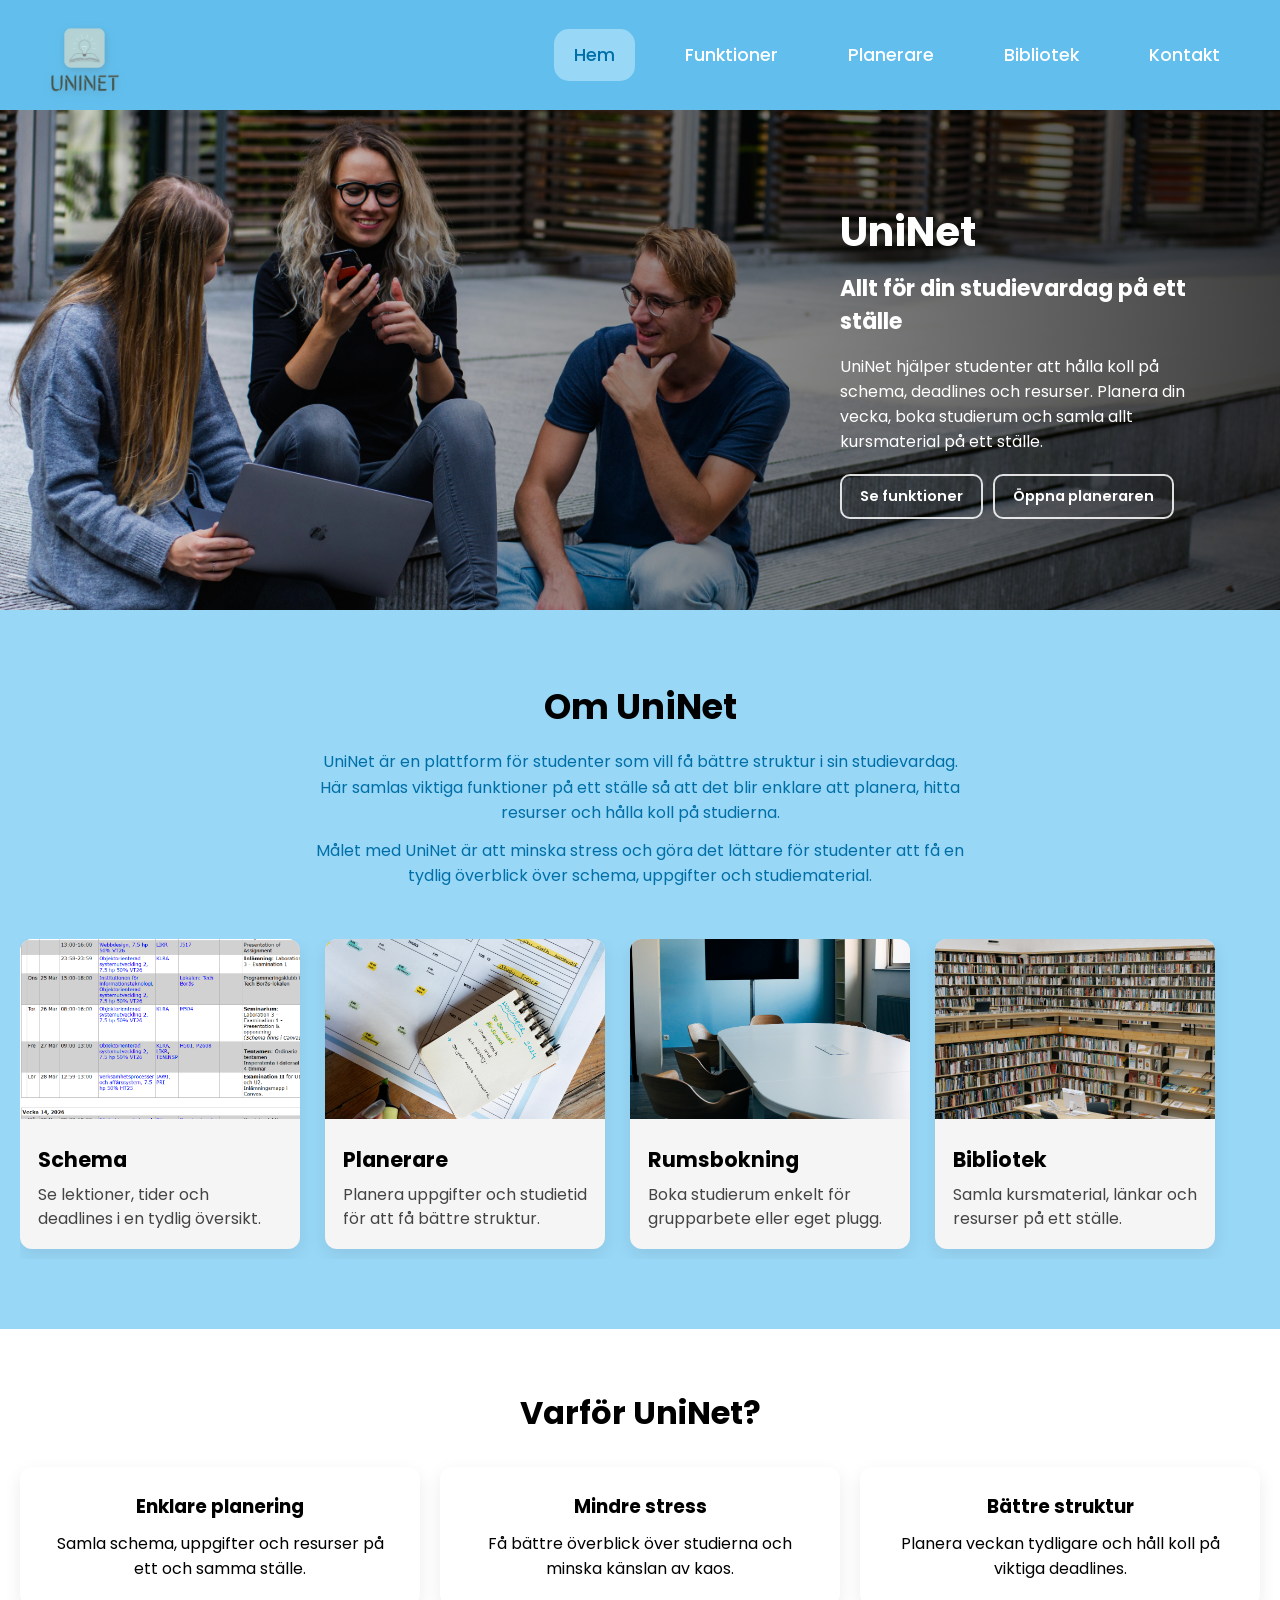
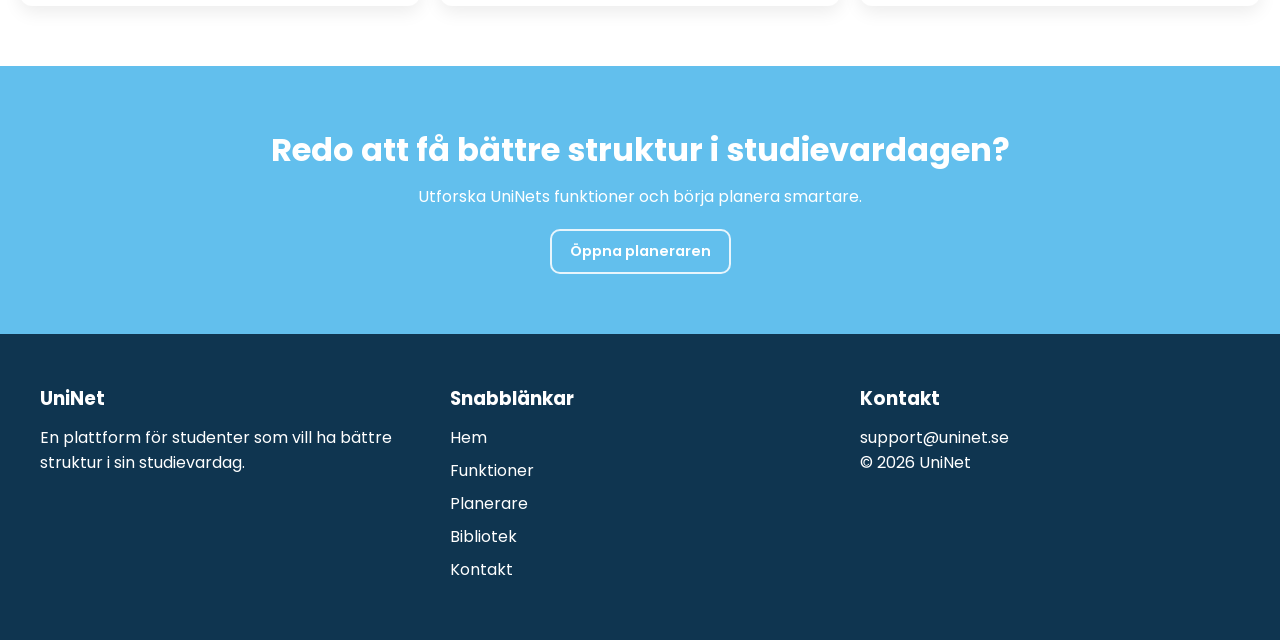
<file: UninetWeb/wwwroot/index.html>
<!doctype html>
<html lang="sv">
<head>
  <meta charset="utf-8">
  <meta name="viewport" content="width=device-width, initial-scale=1">
  <title>UniNet | Hem</title>

  <link rel="stylesheet" href="css/style.css">
  <link rel="icon" type="image/png" href="images/Logo.png">
  <script defer src="js/main.js"></script>
</head>
<body>

  <div class="menu-overlay" id="menuOverlay"></div>

  <!-- Header/Navbar -->
  <header>
    <nav class="navbar section-content">
      <a href="index.html" class="nav-logo">
        <img src="images/Logo.png" alt="UniNet logga" class="logo-img">
      </a>

      <button class="menu-toggle" type="button" aria-label="Öppna meny" aria-expanded="false">
        Meny ☰
      </button>

      <ul class="nav-menu" id="navMenu">
        <li class="nav-item">
          <a href="index.html" class="nav-link">Hem</a>
        </li>
        <li class="nav-item">
          <a href="features.html" class="nav-link">Funktioner</a>
        </li>
        <li class="nav-item">
          <a href="planner.html" class="nav-link">Planerare</a>
        </li>
        <li class="nav-item">
          <a href="library.html" class="nav-link">Bibliotek</a>
        </li>
        <li class="nav-item">
          <a href="contact.html" class="nav-link">Kontakt</a>
        </li>
      </ul>
    </nav>
  </header>

  <main>
    <section class="hero-section">
      <div class="hero-details">
        <h1 class="title">UniNet</h1>
        <h2 class="subtitle">Allt för din studievardag på ett ställe</h2>

        <p>
          UniNet hjälper studenter att hålla koll på schema, deadlines och resurser.
          Planera din vecka, boka studierum och samla allt kursmaterial på ett ställe.
        </p>

        <div class="buttons">
          <a href="features.html" class="hero-btn hero-btn-outline">Se funktioner</a>
          <a href="planner.html" class="hero-btn hero-btn-outline">Öppna planeraren</a>
        </div>
      </div>
    </section>

    <!-- Om UniNet -->
    <section class="about-section section-content">
      <div class="about-text">
        <h2>Om UniNet</h2>
        <p>
          UniNet är en plattform för studenter som vill få bättre struktur i sin
          studievardag. Här samlas viktiga funktioner på ett ställe så att det blir
          enklare att planera, hitta resurser och hålla koll på studierna.
        </p>

        <p>
          Målet med UniNet är att minska stress och göra det lättare för studenter
          att få en tydlig överblick över schema, uppgifter och studiematerial.
        </p>
      </div>

      <div class="features-scroll">
        <article class="feature-card">
          <img src="images/schema.png" alt="Schema i UniNet" class="feature-img">
          <h3>Schema</h3>
          <p>Se lektioner, tider och deadlines i en tydlig översikt.</p>
        </article>

        <article class="feature-card">
          <img src="images/planerare.jpg" alt="Planerare i UniNet" class="feature-img">
          <h3>Planerare</h3>
          <p>Planera uppgifter och studietid för att få bättre struktur.</p>
        </article>

        <article class="feature-card">
          <img src="images/rum.jpg" alt="Rumsbokning i UniNet" class="feature-img">
          <h3>Rumsbokning</h3>
          <p>Boka studierum enkelt för grupparbete eller eget plugg.</p>
        </article>

        <article class="feature-card">
          <img src="images/bibliotek.jpg" alt="Bibliotek i UniNet" class="feature-img">
          <h3>Bibliotek</h3>
          <p>Samla kursmaterial, länkar och resurser på ett ställe.</p>
        </article>
      </div>
    </section>

    <!-- Varför UniNet? -->
    <section class="benefits-section section-content">
      <h2>Varför UniNet?</h2>

      <div class="benefits-grid">
        <div class="benefit-box">
          <h3>Enklare planering</h3>
          <p>Samla schema, uppgifter och resurser på ett och samma ställe.</p>
        </div>

        <div class="benefit-box">
          <h3>Mindre stress</h3>
          <p>Få bättre överblick över studierna och minska känslan av kaos.</p>
        </div>

        <div class="benefit-box">
          <h3>Bättre struktur</h3>
          <p>Planera veckan tydligare och håll koll på viktiga deadlines.</p>
        </div>
      </div>
    </section>

    <!-- CTA -->
    <section class="cta-section">
      <div class="section-content cta-content">
        <h2>Redo att få bättre struktur i studievardagen?</h2>
        <p>Utforska UniNets funktioner och börja planera smartare.</p>
        <a href="planner.html" class="hero-btn hero-btn-outline">Öppna planeraren</a>
      </div>
    </section>
  </main>

  <!-- Footer -->
  <footer class="footer">
    <div class="section-content footer-content">
      <div class="footer-column">
        <h3>UniNet</h3>
        <p>En plattform för studenter som vill ha bättre struktur i sin studievardag.</p>
      </div>

      <div class="footer-column">
        <h3>Snabblänkar</h3>
        <a href="index.html">Hem</a>
        <a href="features.html">Funktioner</a>
        <a href="planner.html">Planerare</a>
        <a href="library.html">Bibliotek</a>
        <a href="contact.html">Kontakt</a>
      </div>

      <div class="footer-column">
        <h3>Kontakt</h3>
        <p>support@uninet.se</p>
        <p>© 2026 UniNet</p>
      </div>
    </div>
  </footer>

</body>
</html>
</file>
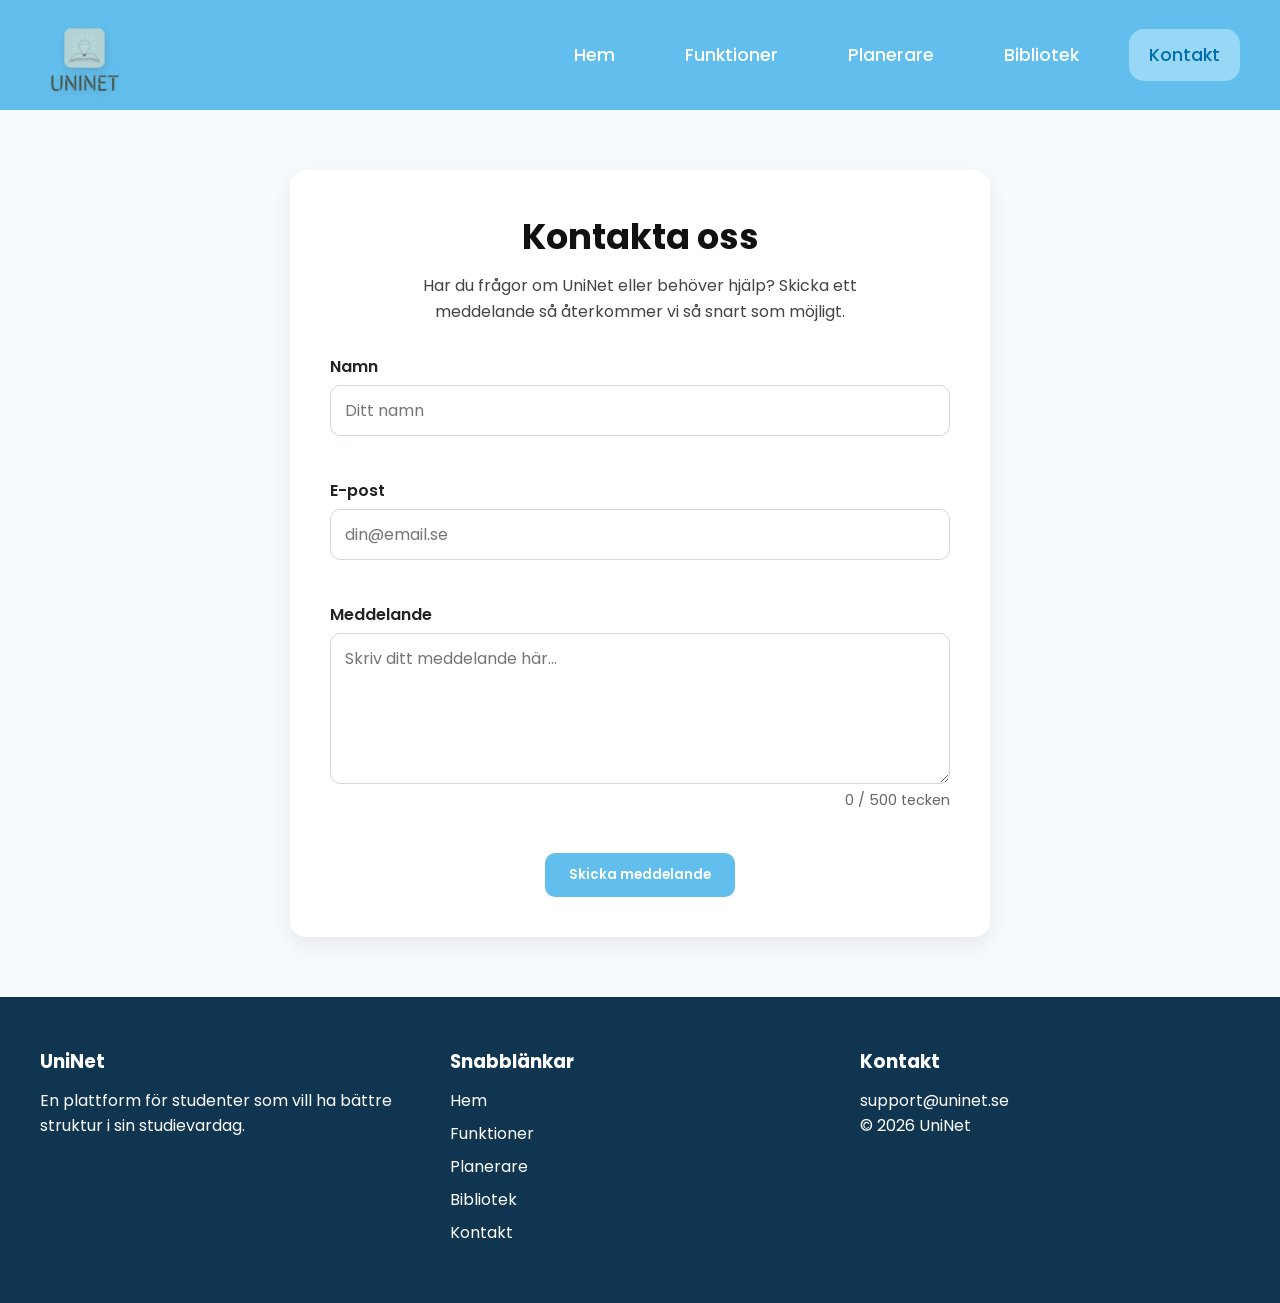
<file: UninetWeb/wwwroot/contact.html>
<!doctype html>
<html lang="sv">
<head>
  <meta charset="utf-8">
  <meta name="viewport" content="width=device-width, initial-scale=1">
  <title>UniNet | Kontakt</title>

  <link rel="stylesheet" href="css/style.css">
  <link rel="icon" type="image/png" href="images/Logo.png">
  <script defer src="js/main.js"></script>
</head>
<body>

  <div class="menu-overlay" id="menuOverlay"></div>

  <!-- Header/Navbar -->
  <header>
    <nav class="navbar section-content">
      <a href="index.html" class="nav-logo">
        <img src="images/Logo.png" alt="UniNet logga" class="logo-img">
      </a>

      <button class="menu-toggle" type="button" aria-label="Öppna meny" aria-expanded="false">
        Meny ☰
      </button>

      <ul class="nav-menu" id="navMenu">
        <li class="nav-item"><a href="index.html" class="nav-link">Hem</a></li>
        <li class="nav-item"><a href="features.html" class="nav-link">Funktioner</a></li>
        <li class="nav-item"><a href="planner.html" class="nav-link">Planerare</a></li>
        <li class="nav-item"><a href="library.html" class="nav-link">Bibliotek</a></li>
        <li class="nav-item"><a href="contact.html" class="nav-link">Kontakt</a></li>
      </ul>
    </nav>
  </header>

  <main>
    <section class="contact-section">
      <div class="contact-box">

        <div class="contact-header">
          <h1>Kontakta oss</h1>
          <p>
            Har du frågor om UniNet eller behöver hjälp? Skicka ett meddelande så
            återkommer vi så snart som möjligt.
          </p>
        </div>

        <form class="contact-form" id="contactForm" method="post" action="/contact" novalidate>
          <div class="form-group">
            <label for="name">Namn</label>
            <input type="text" id="name" name="name" placeholder="Ditt namn" required>
            <small class="error-message"></small>
          </div>

          <div class="form-group">
            <label for="email">E-post</label>
            <input type="email" id="email" name="email" placeholder="din@email.se" required>
            <small class="error-message"></small>
          </div>

          <div class="form-group">
            <label for="message">Meddelande</label>
            <textarea
              id="message"
              name="message"
              rows="5"
              placeholder="Skriv ditt meddelande här..."
              required
              maxlength="500"
              aria-describedby="messageCounter"
            ></textarea>
            <small id="messageCounter" class="char-counter">0 / 500 tecken</small>
            <small class="error-message"></small>
          </div>

          <button type="submit" class="submit-btn">Skicka meddelande</button>
        </form>

      </div>
    </section>
  </main>

  <!-- Footer -->
  <footer class="footer">
    <div class="section-content footer-content">
      <div class="footer-column">
        <h3>UniNet</h3>
        <p>En plattform för studenter som vill ha bättre struktur i sin studievardag.</p>
      </div>

      <div class="footer-column">
        <h3>Snabblänkar</h3>
        <a href="index.html">Hem</a>
        <a href="features.html">Funktioner</a>
        <a href="planner.html">Planerare</a>
        <a href="library.html">Bibliotek</a>
        <a href="contact.html">Kontakt</a>
      </div>

      <div class="footer-column">
        <h3>Kontakt</h3>
        <p>support@uninet.se</p>
        <p>© 2026 UniNet</p>
      </div>
    </div>
  </footer>

</body>
</html>
</file>
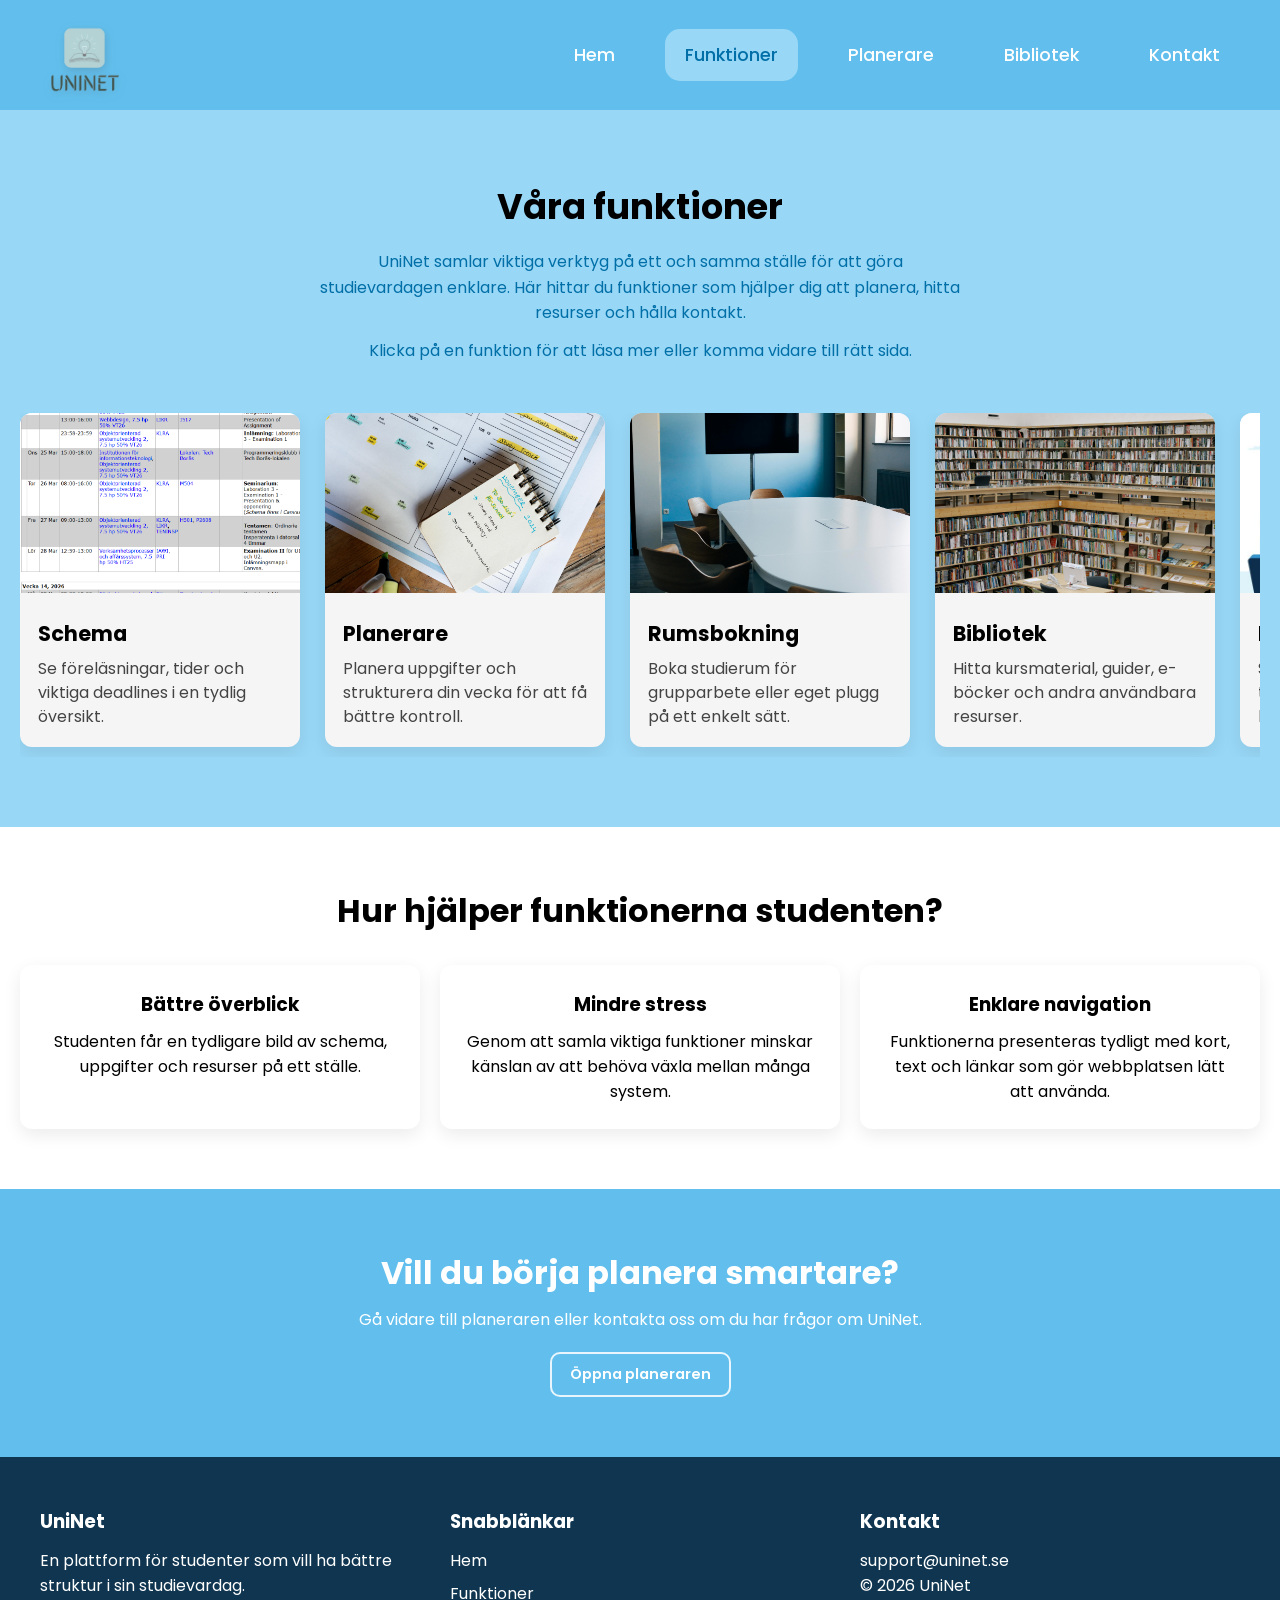
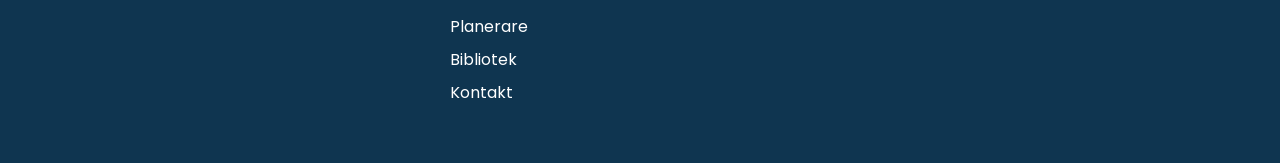
<file: UninetWeb/wwwroot/features.html>
<!doctype html>
<html lang="sv">
<head>
  <meta charset="utf-8">
  <meta name="viewport" content="width=device-width, initial-scale=1">

  <!-- Sidans titel i webbläsaren -->
  <title>UniNet | Funktioner</title>

  <!-- Länk till extern CSS -->
  <link rel="stylesheet" href="css/style.css">

  <!-- Favicon -->
  <link rel="icon" type="image/png" href="images/Logo.png">

  <!-- JavaScript som laddas efter HTML -->
  <script defer src="js/main.js"></script>
</head>

<body>

  <!-- Overlay som används när mobilmenyn öppnas -->
  <div class="menu-overlay" id="menuOverlay"></div>

  <!-- ===== HEADER / NAVIGATION ===== -->
  <header>
    <nav class="navbar section-content">

      <!-- Logotyp som leder till startsidan -->
      <a href="index.html" class="nav-logo">
        <img src="images/Logo.png" alt="UniNet logga" class="logo-img">
      </a>

      <!-- Mobilmeny-knapp -->
      <button class="menu-toggle" type="button" aria-label="Öppna meny" aria-expanded="false">
        Meny ☰
      </button>

      <!-- Navigationsmeny -->
      <ul class="nav-menu" id="navMenu">
        <li class="nav-item"><a href="index.html" class="nav-link">Hem</a></li>
        <li class="nav-item"><a href="features.html" class="nav-link">Funktioner</a></li>
        <li class="nav-item"><a href="planner.html" class="nav-link">Planerare</a></li>
        <li class="nav-item"><a href="library.html" class="nav-link">Bibliotek</a></li>
        <li class="nav-item"><a href="contact.html" class="nav-link">Kontakt</a></li>
      </ul>

    </nav>
  </header>


  <!-- ===== HUVUDINNEHÅLL ===== -->
  <main>

    <!-- Sektion som beskriver funktionerna i UniNet -->
    <section class="about-section section-content">

      <div class="about-text">
        <h1>Våra funktioner</h1>

        <p>
          UniNet samlar viktiga verktyg på ett och samma ställe för att göra
          studievardagen enklare. Här hittar du funktioner som hjälper dig att
          planera, hitta resurser och hålla kontakt.
        </p>

        <p>
          Klicka på en funktion för att läsa mer eller komma vidare till rätt sida.
        </p>
      </div>

      <!-- Scrollbar med funktionskort -->
      <div class="features-scroll">

        <!-- Schema -->
        <a href="https://schema.hb.se/setup/jsp/Schema.jsp?startDatum=idag&intervallTyp=m&intervallAntal=6&sprak=SV&sokMedAND=true&forklaringar=true&resurser=p.ASYST24h" class="feature-card">
          <img src="images/schema.png" alt="Schema och deadlines i UniNet" class="feature-img">
          <h3>Schema</h3>
          <p>Se föreläsningar, tider och viktiga deadlines i en tydlig översikt.</p>
        </a>

        <!-- Planerare -->
        <a href="planner.html" class="feature-card">
          <img src="images/planerare.jpg" alt="Planerare i UniNet" class="feature-img">
          <h3>Planerare</h3>
          <p>Planera uppgifter och strukturera din vecka för att få bättre kontroll.</p>
        </a>

        <!-- Rumsbokning (ej implementerad ännu) -->
        <article class="feature-card">
          <img src="images/rum.jpg" alt="Rumsbokning i UniNet" class="feature-img">
          <h3>Rumsbokning</h3>
          <p>Boka studierum för grupparbete eller eget plugg på ett enkelt sätt.</p>
        </article>

        <!-- Bibliotek -->
        <a href="library.html" class="feature-card">
          <img src="images/bibliotek.jpg" alt="Bibliotek i UniNet" class="feature-img">
          <h3>Bibliotek</h3>
          <p>Hitta kursmaterial, guider, e-böcker och andra användbara resurser.</p>
        </a>

        <!-- Kontakt -->
        <a href="contact.html" class="feature-card">
          <img src="images/contact.jpeg" alt="Kontakt och feedback i UniNet" class="feature-img">
          <h3>Kontakt</h3>
          <p>Skicka frågor eller feedback till UniNet via vårt kontaktformulär.</p>
        </a>

      </div>
    </section>


    <!-- Förklarar nyttan med funktionerna -->
    <section class="benefits-section section-content">

      <h2>Hur hjälper funktionerna studenten?</h2>

      <div class="benefits-grid">

        <div class="benefit-box">
          <h3>Bättre överblick</h3>
          <p>Studenten får en tydligare bild av schema, uppgifter och resurser på ett ställe.</p>
        </div>

        <div class="benefit-box">
          <h3>Mindre stress</h3>
          <p>Genom att samla viktiga funktioner minskar känslan av att behöva växla mellan många system.</p>
        </div>

        <div class="benefit-box">
          <h3>Enklare navigation</h3>
          <p>Funktionerna presenteras tydligt med kort, text och länkar som gör webbplatsen lätt att använda.</p>
        </div>

      </div>
    </section>


    <!-- Call-to-action sektion -->
    <section class="cta-section">
      <div class="section-content cta-content">
        <h2>Vill du börja planera smartare?</h2>
        <p>Gå vidare till planeraren eller kontakta oss om du har frågor om UniNet.</p>
        <a href="planner.html" class="hero-btn hero-btn-outline">Öppna planeraren</a>
      </div>
    </section>

  </main>


  <!-- ===== FOOTER ===== -->
  <footer class="footer">
    <div class="section-content footer-content">

      <div class="footer-column">
        <h3>UniNet</h3>
        <p>En plattform för studenter som vill ha bättre struktur i sin studievardag.</p>
      </div>

      <div class="footer-column">
        <h3>Snabblänkar</h3>
        <a href="index.html">Hem</a>
        <a href="features.html">Funktioner</a>
        <a href="planner.html">Planerare</a>
        <a href="library.html">Bibliotek</a>
        <a href="contact.html">Kontakt</a>
      </div>

      <div class="footer-column">
        <h3>Kontakt</h3>
        <p>support@uninet.se</p>
        <p>© 2026 UniNet</p>
      </div>

    </div>
  </footer>

</body>
</html>
</file>
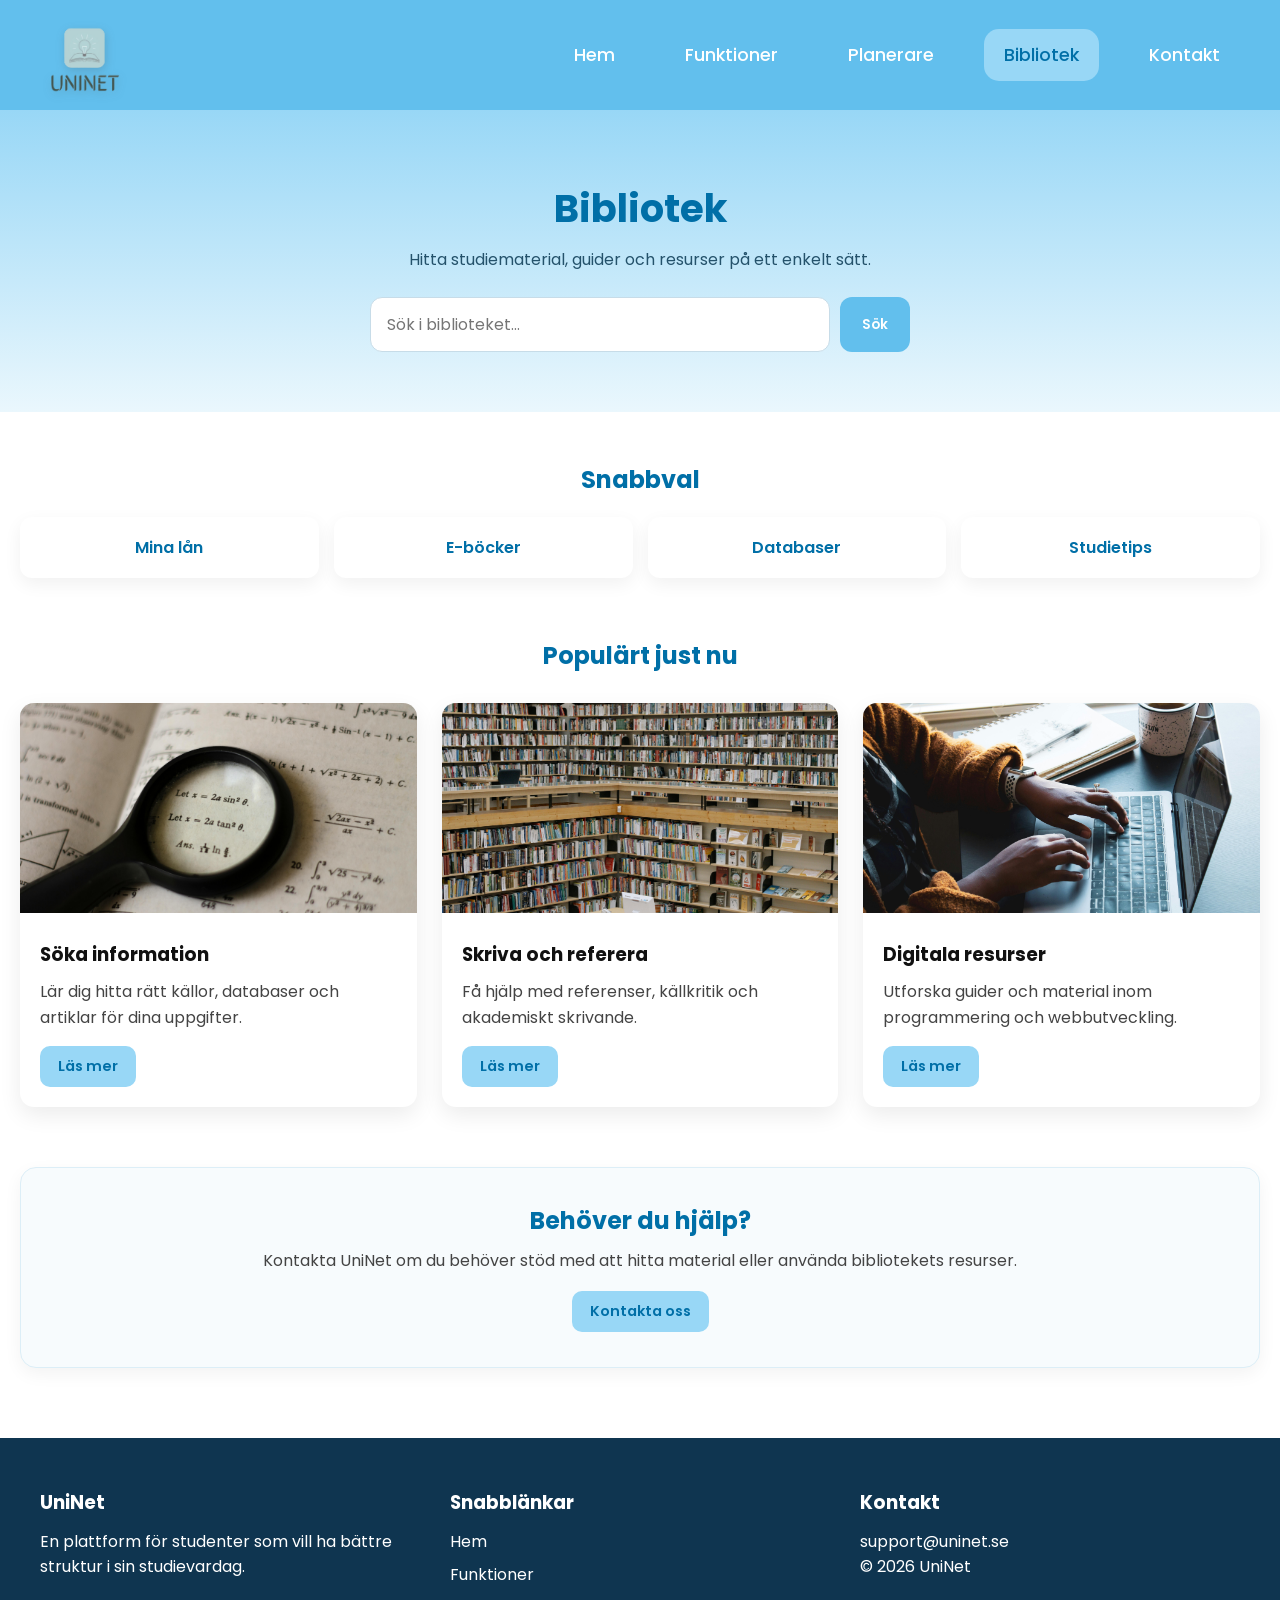
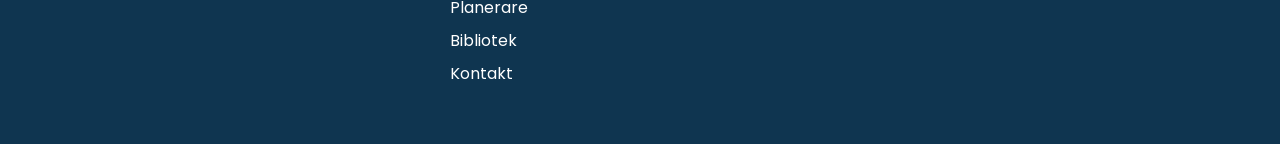
<file: UninetWeb/wwwroot/library.html>
<!doctype html>
<html lang="sv">
<head>
  <meta charset="utf-8">
  <meta name="viewport" content="width=device-width, initial-scale=1">
  <title>UniNet | Bibliotek</title>

  <!-- Extern CSS -->
  <link rel="stylesheet" href="css/style.css">

  <!-- Favicon -->
  <link rel="icon" type="image/png" href="images/Logo.png">

  <!-- JavaScript -->
  <script defer src="js/main.js"></script>
</head>
<body>

  <!-- Overlay för mobilmenyn -->
  <div class="menu-overlay" id="menuOverlay"></div>

  <!-- ===== HEADER / NAVIGATION ===== -->
  <header>
    <nav class="navbar section-content">

      <!-- Logotyp -->
      <a href="index.html" class="nav-logo">
        <img src="images/Logo.png" alt="UniNet logga" class="logo-img">
      </a>

      <!-- Menyknapp för mobil -->
      <button class="menu-toggle" type="button" aria-label="Öppna meny" aria-expanded="false">
        Meny ☰
      </button>

      <!-- Navigationslänkar -->
      <ul class="nav-menu" id="navMenu">
        <li class="nav-item"><a href="index.html" class="nav-link">Hem</a></li>
        <li class="nav-item"><a href="features.html" class="nav-link">Funktioner</a></li>
        <li class="nav-item"><a href="planner.html" class="nav-link">Planerare</a></li>
        <li class="nav-item"><a href="library.html" class="nav-link">Bibliotek</a></li>
        <li class="nav-item"><a href="contact.html" class="nav-link">Kontakt</a></li>
      </ul>

    </nav>
  </header>

  <!-- ===== HUVUDINNEHÅLL ===== -->
  <main>

    <!-- Hero-sektion för biblioteket -->
    <section class="library-hero">
      <div class="section-content">
        <h1>Bibliotek</h1>
        <p>Hitta studiematerial, guider och resurser på ett enkelt sätt.</p>

        <!-- Enkelt sökfält -->
        <div class="library-search-bar">
          <label for="librarySearch" class="sr-only">Sök i biblioteket</label>
          <input type="text" id="librarySearch" placeholder="Sök i biblioteket...">
          <button type="button">Sök</button>
        </div>
      </div>
    </section>

    <!-- Snabbval / genvägar -->
    <section class="library-tools section-content">
      <h2>Snabbval</h2>

      <div class="library-tool-grid">
        <article class="library-tool">Mina lån</article>
        <article class="library-tool">E-böcker</article>
        <article class="library-tool">Databaser</article>
        <article class="library-tool">Studietips</article>
      </div>
    </section>

    <!-- Populära resurser -->
    <section class="library-cards section-content">
      <h2>Populärt just nu</h2>

      <div class="library-card-grid">

        <article class="library-resource-card">
          <img src="images/sök.jpg" alt="Studenter som studerar" />
          <div class="library-card-text">
            <h3>Söka information</h3>
            <p>Lär dig hitta rätt källor, databaser och artiklar för dina uppgifter.</p>
            <a
              href="https://gslg-hb.primo.exlibrisgroup.com/discovery/dbsearch?query=contains,dbcategory,&tab=jsearch_slot&sortby=title&vid=46GSLG_BORAS:46BORAS_V1&lang=sv&offset=0&databases=category,Databases%20by%20type%E2%94%80Search%20engines"
              class="hero-btn"
            >
              Läs mer
            </a>
          </div>
        </article>

        <article class="library-resource-card">
          <img src="images/bibliotek.jpg" alt="Böcker i bibliotek" />
          <div class="library-card-text">
            <h3>Skriva och referera</h3>
            <p>Få hjälp med referenser, källkritik och akademiskt skrivande.</p>
            <a
              href="https://gslg-hb.primo.exlibrisgroup.com/discovery/dbsearch?query=contains,dbcategory,&tab=jsearch_slot&sortby=title&vid=46GSLG_BORAS:46BORAS_V1&lang=sv&offset=0&databases=category,Databases%20by%20type%E2%94%80Reference%20databases"
              class="hero-btn"
            >
              Läs mer
            </a>
          </div>
        </article>

        <article class="library-resource-card">
          <img src="images/skri.jpg" alt="Student med laptop" />
          <div class="library-card-text">
            <h3>Digitala resurser</h3>
            <p>Utforska guider och material inom programmering och webbutveckling.</p>
            <a href="https://www.hb.se/biblioteket/soka-information/" class="hero-btn">
              Läs mer
            </a>
          </div>
        </article>

      </div>
    </section>

    <!-- Kontaktsektion -->
    <section class="library-info-box section-content">
      <div class="library-info-content">
        <h2>Behöver du hjälp?</h2>
        <p>
          Kontakta UniNet om du behöver stöd med att hitta material eller använda bibliotekets resurser.
        </p>
        <a href="contact.html" class="hero-btn">Kontakta oss</a>
      </div>
    </section>

  </main>

  <!-- ===== FOOTER ===== -->
  <footer class="footer">
    <div class="section-content footer-content">

      <div class="footer-column">
        <h3>UniNet</h3>
        <p>En plattform för studenter som vill ha bättre struktur i sin studievardag.</p>
      </div>

      <div class="footer-column">
        <h3>Snabblänkar</h3>
        <a href="index.html">Hem</a>
        <a href="features.html">Funktioner</a>
        <a href="planner.html">Planerare</a>
        <a href="library.html">Bibliotek</a>
        <a href="contact.html">Kontakt</a>
      </div>

      <div class="footer-column">
        <h3>Kontakt</h3>
        <p>support@uninet.se</p>
        <p>© 2026 UniNet</p>
      </div>

    </div>
  </footer>

</body>
</html>
</file>
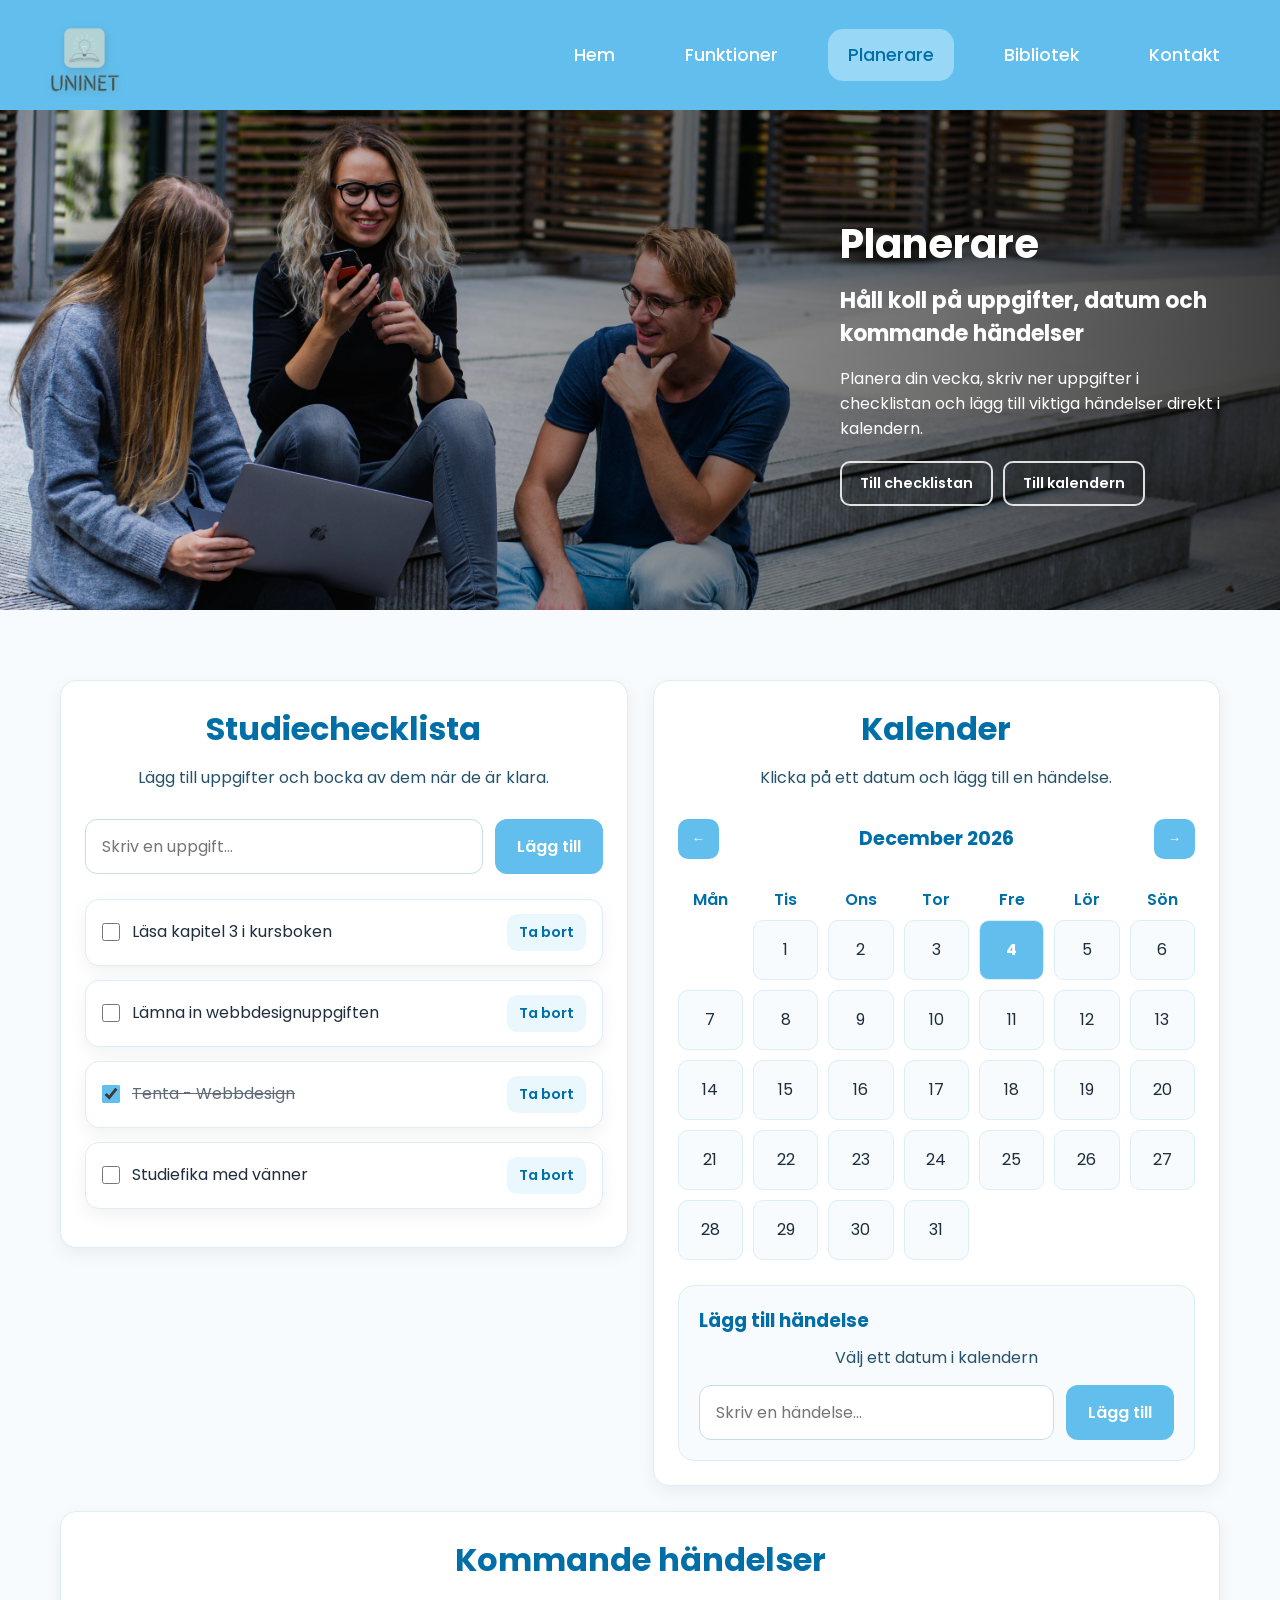
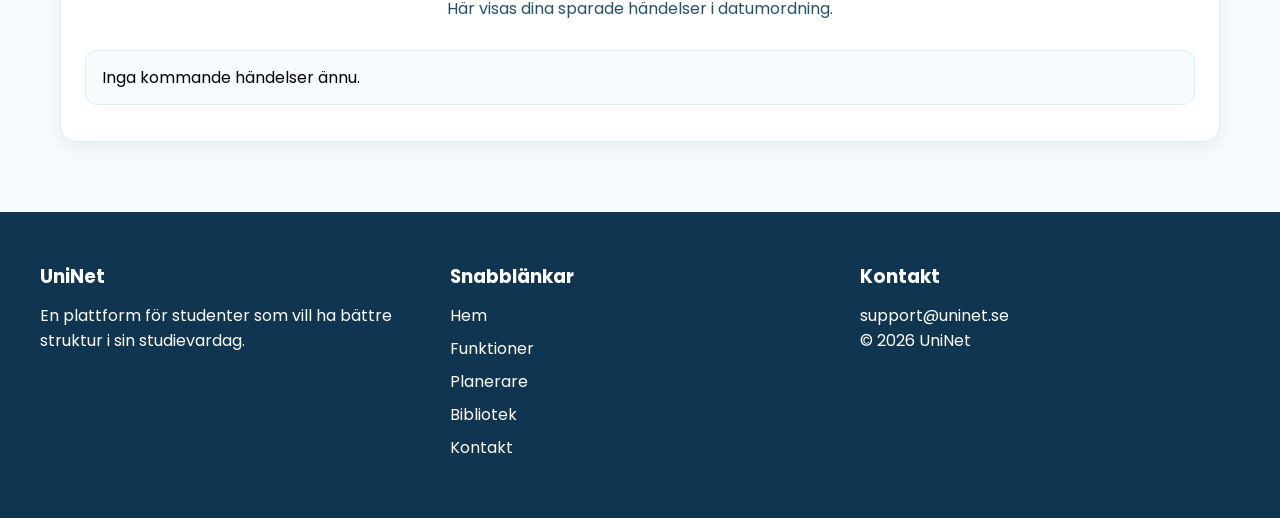
<file: UninetWeb/wwwroot/planner.html>
<!doctype html>
<html lang="sv">
<head>
  <meta charset="utf-8">
  <meta name="viewport" content="width=device-width, initial-scale=1">

  <!-- Sidtitel -->
  <title>UniNet | Planerare</title>

  <!-- CSS -->
  <link rel="stylesheet" href="css/style.css">

  <!-- Favicon -->
  <link rel="icon" type="image/png" href="images/Logo.png">

  <!-- Eget JavaScript -->
  <script defer src="js/main.js"></script>
</head>

<body>

  <!-- Overlay används när mobilmenyn öppnas -->
  <div class="menu-overlay" id="menuOverlay"></div>

  <!-- ===== HEADER / NAVBAR ===== -->
  <header>
    <nav class="navbar section-content">

      <!-- Logotyp -->
      <a href="index.html" class="nav-logo">
        <img src="images/Logo.png" alt="UniNet logga" class="logo-img">
      </a>

      <!-- Mobilmeny-knapp -->
      <button class="menu-toggle" type="button" aria-label="Öppna meny" aria-expanded="false">
        Meny ☰
      </button>

      <!-- Navigationslänkar -->
      <ul class="nav-menu" id="navMenu">
        <li class="nav-item"><a href="index.html" class="nav-link">Hem</a></li>
        <li class="nav-item"><a href="features.html" class="nav-link">Funktioner</a></li>
        <li class="nav-item"><a href="planner.html" class="nav-link">Planerare</a></li>
        <li class="nav-item"><a href="library.html" class="nav-link">Bibliotek</a></li>
        <li class="nav-item"><a href="contact.html" class="nav-link">Kontakt</a></li>
      </ul>

    </nav>
  </header>


  <!-- ===== HUVUDINNEHÅLL ===== -->
  <main>

    <!-- Hero-sektion -->
    <section class="hero-section">

      <div class="hero-details">

        <h1 class="title">Planerare</h1>
        <h2 class="subtitle">Håll koll på uppgifter, datum och kommande händelser</h2>

        <p>
          Planera din vecka, skriv ner uppgifter i checklistan och lägg till viktiga
          händelser direkt i kalendern.
        </p>

        <!-- Snabblänkar till delar av sidan -->
        <div class="buttons">
          <a href="#checklista" class="hero-btn hero-btn-outline">Till checklistan</a>
          <a href="#kalender" class="hero-btn hero-btn-outline">Till kalendern</a>
        </div>

      </div>

    </section>


    <!-- ===== PLANERARE ===== -->
    <section class="planner-section">

      <div class="section-content">

        <div class="planner-grid">

          <!-- ===== CHECKLISTA ===== -->
          <article class="planner-card" id="checklista">

            <h2>Studiechecklista</h2>
            <p>Lägg till uppgifter och bocka av dem när de är klara.</p>

            <div class="todo-input">
              <input
                type="text"
                id="taskInput"
                placeholder="Skriv en uppgift..."
                aria-label="Ny uppgift">

              <button id="addTaskBtn" type="button">
                Lägg till
              </button>
            </div>

            <!-- Uppgifter visas här -->
            <ul id="taskList" class="task-list"></ul>

          </article>


          <!-- ===== KALENDER ===== -->
          <article class="planner-card" id="kalender">

            <h2>Kalender</h2>
            <p>Klicka på ett datum och lägg till en händelse.</p>

            <div class="calendar-box">

              <!-- Byta månad -->
              <div class="calendar-header">

                <button id="prevMonthBtn" type="button" aria-label="Föregående månad">
                  ←
                </button>

                <h3 id="calendarMonthYear">Månad År</h3>

                <button id="nextMonthBtn" type="button" aria-label="Nästa månad">
                  →
                </button>

              </div>

              <!-- Veckodagar -->
              <div class="calendar-days">
                <div>Mån</div>
                <div>Tis</div>
                <div>Ons</div>
                <div>Tor</div>
                <div>Fre</div>
                <div>Lör</div>
                <div>Sön</div>
              </div>

              <!-- Datum genereras via JavaScript -->
              <div id="calendarDates" class="calendar-dates"></div>

            </div>


            <!-- Lägg till händelse -->
            <div class="event-box">

              <h3>Lägg till händelse</h3>

              <p id="selectedDateText">
                Välj ett datum i kalendern
              </p>

              <div class="event-input-row">

                <input
                  type="text"
                  id="eventInput"
                  placeholder="Skriv en händelse..."
                  aria-label="Ny händelse">

                <button id="addEventBtn" type="button">
                  Lägg till
                </button>

              </div>

            </div>

          </article>

        </div>


        <!-- ===== KOMMANDE HÄNDELSER ===== -->
        <section class="planner-card upcoming-card">

          <h2>Kommande händelser</h2>

          <p>
            Här visas dina sparade händelser i datumordning.
          </p>

          <!-- Händelser genereras via JavaScript -->
          <ul id="eventList" class="event-list"></ul>

        </section>

      </div>

    </section>

  </main>


  <!-- ===== FOOTER ===== -->
  <footer class="footer">

    <div class="section-content footer-content">

      <div class="footer-column">
        <h3>UniNet</h3>
        <p>
          En plattform för studenter som vill ha bättre struktur i sin studievardag.
        </p>
      </div>

      <div class="footer-column">
        <h3>Snabblänkar</h3>
        <a href="index.html">Hem</a>
        <a href="features.html">Funktioner</a>
        <a href="planner.html">Planerare</a>
        <a href="library.html">Bibliotek</a>
        <a href="contact.html">Kontakt</a>
      </div>

      <div class="footer-column">
        <h3>Kontakt</h3>
        <p>support@uninet.se</p>
        <p>© 2026 UniNet</p>
      </div>

    </div>

  </footer>

</body>
</html>
</file>
<file: UninetWeb/wwwroot/css/style.css>
/* Google font */
@import url('https://fonts.googleapis.com/css2?family=Poppins:wght@400;500;600;700&display=swap');

*{
  margin: 0;
  padding: 0;
  box-sizing: border-box;
  font-family: "Poppins", sans-serif;
}

:root{
  /* Färger */
  --white-color: #fff;
  --dark-color: #006fa7;
  --primary-color: #62BFED;
  --secondary-color: #98d7f6;

  /* Font size */
  --font-size-s: 0.9rem;
  --font-size-n: 1rem;
  --font-size-m: 1.12rem;
  --font-size-l: 2rem;
  --font-size-xl: 2.3rem;

  --font-weight-normal: 400;
  --font-weight-medium: 500;
  --font-weight-semibold: 600;
  --font-weight-bold: 700;

  --border-radius-s: 8px;
  --border-radius-l: 30px;
  --border-radius-circle: 50%;

  /* Site max-width */
  --site-max-width: 1300px;
}

ul{
  list-style: none;
}

a{
  text-decoration: none;
}

button{
  cursor: pointer;
  border: none;
  background: none;
}

img{
  max-width: 100%;
  height: auto;
}

.section-content{
  margin: 0 auto;
  padding: 0 20px;
  max-width: var(--site-max-width);
}

/* Dold text för skärmläsare */
.sr-only{
  position: absolute;
  width: 1px;
  height: 1px;
  padding: 0;
  margin: -1px;
  overflow: hidden;
  clip: rect(0, 0, 0, 0);
  white-space: nowrap;
  border: 0;
}

/* NAVBAR */
header{
  background: var(--primary-color);
}

header .navbar{
  display: flex;
  align-items: center;
  justify-content: space-between;
  padding: 0px 40px;
}

.nav-logo{
  display: flex;
  align-items: center;
}

.logo-img{
  height: 110px;
  width: auto;
  display: block;
  filter: drop-shadow(1px 3px 5px rgba(64, 64, 64, 0.2));
}

.navbar .nav-menu{
  display: flex;
  align-items: center;
  gap: 30px;
}

/* Navbar länkar */
.navbar .nav-menu .nav-link{
  padding: 14px 20px;
  color: var(--white-color);
  font-size: 1.1rem;
  font-weight: 500;
  border-radius: 15px;
  transition: 0.3s ease;
}

.navbar .nav-menu .nav-link:hover{
  color: var(--primary-color);
  background: var(--secondary-color);
}

.navbar .nav-menu .nav-link.active{
  background: var(--secondary-color);
  color: var(--dark-color);
}

/* Fokus för bättre tillgänglighet */
.navbar .nav-menu .nav-link:focus,
.menu-toggle:focus,
.hero-btn:focus,
.submit-btn:focus,
.todo-input button:focus,
.event-input-row button:focus,
.calendar-header button:focus,
.task-list li button:focus,
.delete-event-btn:focus,
.library-search-bar button:focus,
.library-tool:focus,
.footer-column a:focus{
  outline: 3px solid #0f3550;
  outline-offset: 2px;
}

/* HERO BANNER */
.hero-section{
  position: relative;
  height: 500px;
  background-image: url("../images/students.jpg");
  background-size: cover;
  background-position: center;
  display: flex;
  align-items: center;
  justify-content: flex-end;
  padding: 40px;
}

.hero-section::before{
  content: "";
  position: absolute;
  inset: 0;
  background: linear-gradient(
    to left,
    rgba(0,0,0,0.75),
    rgba(0,0,0,0.4),
    rgba(0,0,0,0)
  );
}

/* Hero text */
.hero-details{
  position: relative;
  max-width: 420px;
  color: white;
  padding: 20px;
}

.title{
  font-size: 40px;
  margin-bottom: 10px;
}

.subtitle{
  font-size: 22px;
  margin-bottom: 16px;
}

.hero-details p{
  margin-bottom: 20px;
}

/* Hero buttons */
.buttons{
  display: flex;
  gap: 10px;
  flex-wrap: wrap;
  margin-top: 16px;
}

.hero-btn{
  display: inline-block;
  padding: 10px 18px;
  border-radius: 10px;
  font-size: var(--font-size-s);
  font-weight: var(--font-weight-semibold);
  background: var(--secondary-color);
  color: var(--dark-color);
  transition: 0.3s ease;
}

.hero-btn-outline{
  background: transparent;
  border: 2px solid rgba(255,255,255,0.85);
  color: var(--white-color);
}

.hero-btn-outline:hover{
  background: var(--secondary-color);
  border-color: var(--secondary-color);
  color: var(--dark-color);
}

/* Overlay */
.menu-overlay{
  position: fixed;
  inset: 0;
  background: rgba(0,0,0,0.20);
  backdrop-filter: blur(6px);
  opacity: 0;
  pointer-events: none;
  transition: 0.25s ease;
  z-index: 500;
}

.menu-overlay.show{
  opacity: 1;
  pointer-events: auto;
}

/* Dropdown menu button */
.menu-toggle{
  display: none;
  color: var(--white-color);
  font-size: var(--font-size-s);
  font-weight: var(--font-weight-semibold);
  padding: 10px 14px;
  border-radius: 10px;
  background: rgba(255,255,255,0.15);
}

@media (max-width: 768px){
  .menu-toggle{
    display: inline-block;
  }

  .navbar{
    position: relative;
  }

  .nav-menu{
    display: none !important;
    position: absolute;
    top: 70px;
    right: 20px;
    width: min(280px, calc(100vw - 40px));
    padding: 20px;
    flex-direction: column;
    gap: 6px;
    background: var(--primary-color);
    border-radius: 14px;
    box-shadow: 0 15px 40px rgba(0,0,0,0.25);
    z-index: 1000;
    transform: translateY(-8px);
    opacity: 0;
    transition: 0.25s ease;
  }

  .nav-menu.open{
    display: flex !important;
    transform: translateY(0);
    opacity: 1;
  }

  .nav-menu .nav-link{
    width: 100%;
    padding: 12px 14px;
    border-radius: 12px;
  }

  .menu-toggle{
    padding: 10px 14px;
    border-radius: 12px;
    background: rgba(255,255,255,0.18);
  }

  .menu-toggle:hover{
    background: rgba(255,255,255,0.28);
  }

  .logo-img{
    height: 40px;
  }
}

/* OM UNINET */
.about-section{
  background: var(--secondary-color);
  padding: 70px 20px;
}

.about-text{
  max-width: 650px;
  margin: 0 auto 50px auto;
  text-align: center;
}

.about-text h1,
.about-text h2{
  font-size: 2.2rem;
  margin-bottom: 16px;
}

.about-text p{
  margin-bottom: 12px;
  line-height: 1.6;
  color: #006fa7;
}

.features-scroll{
  display: flex;
  gap: 25px;
  overflow-x: auto;
  padding-bottom: 10px;
}

.feature-card{
  flex: 0 0 280px;
  background: #f5f5f5;
  border-radius: 12px;
  overflow: hidden;
  box-shadow: 0 6px 18px rgba(0,0,0,0.08);
  transition: transform 0.2s ease;
  text-decoration: none;
  color: inherit;
}

.feature-card:hover{
  transform: translateY(-5px);
}

.feature-img{
  width: 100%;
  height: 180px;
  object-fit: cover;
}

.feature-card h3{
  font-size: 1.3rem;
  margin: 18px 18px 8px 18px;
}

.feature-card p{
  margin: 0 18px 18px 18px;
  line-height: 1.5;
  color: #444;
}

/* BENEFITS */
.benefits-section{
  padding: 60px 20px;
  text-align: center;
}

.benefits-section h2{
  margin-bottom: 30px;
  font-size: 2rem;
}

.benefits-grid{
  display: grid;
  grid-template-columns: repeat(3, 1fr);
  gap: 20px;
}

.benefit-box{
  background: white;
  padding: 25px;
  border-radius: 12px;
  box-shadow: 0 6px 18px rgba(0,0,0,0.08);
}

.benefit-box h3{
  margin-bottom: 10px;
}

/* CTA */
.cta-section{
  background: var(--primary-color);
  padding: 60px 20px;
  text-align: center;
  color: white;
}

.cta-content h2{
  margin-bottom: 10px;
  font-size: 2rem;
}

.cta-content p{
  margin-bottom: 20px;
}

/* PLANNER PAGE */
.planner-section{
  padding: 70px 20px;
  background: #f7fbfd;
}

.planner-section .section-content{
  max-width: 1200px;
}

.planner-section h2{
  text-align: center;
  font-size: 2rem;
  color: var(--dark-color);
  margin-bottom: 12px;
}

.planner-section p{
  text-align: center;
  color: #24526b;
  margin-bottom: 28px;
  line-height: 1.6;
}

/* Planner layout */
.planner-grid{
  display: grid;
  grid-template-columns: 1fr 1fr;
  gap: 25px;
  align-items: start;
}

.planner-card{
  background: white;
  border: 1px solid #dceef7;
  border-radius: 16px;
  padding: 24px;
  box-shadow: 0 6px 18px rgba(0,0,0,0.06);
}

.upcoming-card{
  margin-top: 25px;
}

/* Checklist */
.todo-input{
  display: flex;
  gap: 12px;
  margin-bottom: 25px;
  flex-wrap: wrap;
  justify-content: center;
}

.todo-input input{
  flex: 1;
  min-width: 260px;
  max-width: 500px;
  padding: 14px 16px;
  border: 1px solid #c7dce8;
  border-radius: 12px;
  font-size: 1rem;
  background: #fff;
}

.todo-input input:focus{
  outline: none;
  border-color: var(--primary-color);
  box-shadow: 0 0 0 3px rgba(98,191,237,0.18);
}

.todo-input button{
  padding: 14px 22px;
  border-radius: 12px;
  background: var(--primary-color);
  color: white;
  font-weight: 600;
  font-size: 1rem;
  transition: 0.3s ease;
}

.todo-input button:hover{
  background: var(--dark-color);
}

.task-list{
  list-style: none;
  padding: 0;
  margin: 0;
}

.task-list li{
  display: flex;
  align-items: center;
  gap: 12px;
  background: white;
  border: 1px solid #dceef7;
  border-radius: 14px;
  padding: 14px 16px;
  margin-bottom: 14px;
  box-shadow: 0 6px 18px rgba(0,0,0,0.06);
}

.task-list li input[type="checkbox"]{
  width: 18px;
  height: 18px;
  accent-color: var(--primary-color);
  flex-shrink: 0;
}

.task-list li span{
  flex: 1;
  color: #1f2d3d;
  font-size: 1rem;
  line-height: 1.4;
  word-break: break-word;
}

.task-list li button{
  padding: 8px 12px;
  border-radius: 10px;
  background: #eaf7fd;
  color: var(--dark-color);
  font-weight: 600;
  font-size: 0.9rem;
  transition: 0.3s ease;
  flex-shrink: 0;
}

.task-list li button:hover{
  background: #d5eefb;
}

/* Calendar */
.calendar-box{
  margin-top: 15px;
}

.calendar-header{
  display: flex;
  justify-content: space-between;
  align-items: center;
  margin-bottom: 20px;
}

.calendar-header h3{
  color: var(--dark-color);
  font-size: 1.2rem;
  margin-bottom: 0;
}

.calendar-header button{
  background: var(--primary-color);
  color: white;
  padding: 10px 14px;
  border-radius: 10px;
  font-weight: 600;
  transition: 0.3s ease;
}

.calendar-header button:hover{
  background: var(--dark-color);
}

.calendar-days,
.calendar-dates{
  display: grid;
  grid-template-columns: repeat(7, 1fr);
  gap: 10px;
}

.calendar-days div{
  text-align: center;
  font-weight: 600;
  color: var(--dark-color);
  padding: 8px 0;
}

.calendar-dates div{
  min-height: 60px;
  display: flex;
  justify-content: center;
  align-items: center;
  background: #f7fbfd;
  border: 1px solid #dceef7;
  border-radius: 10px;
  color: #1f2d3d;
  cursor: pointer;
  position: relative;
}

.calendar-dates .empty{
  background: transparent;
  border: none;
  cursor: default;
}

.calendar-dates .today{
  background: var(--primary-color);
  color: white;
  font-weight: 700;
}

.calendar-dates .selected-date{
  outline: 2px solid var(--dark-color);
  font-weight: 700;
}

.calendar-dates .has-event::after{
  content: "";
  position: absolute;
  bottom: 6px;
  width: 7px;
  height: 7px;
  border-radius: 50%;
  background: var(--dark-color);
}

.calendar-dates .today.has-event::after{
  background: white;
}

/* Events */
.event-box{
  margin-top: 25px;
  background: #f7fbfd;
  border: 1px solid #dceef7;
  border-radius: 16px;
  padding: 20px;
}

.event-box h3{
  color: var(--dark-color);
  margin-bottom: 10px;
}

#selectedDateText{
  color: #24526b;
  margin-bottom: 15px;
}

.event-input-row{
  display: flex;
  gap: 12px;
  flex-wrap: wrap;
}

.event-input-row input{
  flex: 1;
  min-width: 250px;
  padding: 14px 16px;
  border: 1px solid #c7dce8;
  border-radius: 12px;
  font-size: 1rem;
  background: #fff;
}

.event-input-row input:focus{
  outline: none;
  border-color: var(--primary-color);
  box-shadow: 0 0 0 3px rgba(98,191,237,0.18);
}

.event-input-row button{
  padding: 14px 22px;
  border-radius: 12px;
  background: var(--primary-color);
  color: white;
  font-weight: 600;
  font-size: 1rem;
  transition: 0.3s ease;
}

.event-input-row button:hover{
  background: var(--dark-color);
}

.event-list{
  list-style: none;
  padding: 0;
  margin-top: 20px;
}

.event-list li{
  display: flex;
  justify-content: space-between;
  align-items: center;
  gap: 12px;
  padding: 14px 16px;
  border: 1px solid #dceef7;
  border-radius: 12px;
  margin-bottom: 12px;
  background: #f7fbfd;
}

.event-info{
  display: flex;
  flex-direction: column;
  gap: 4px;
}

.event-date{
  font-size: 0.9rem;
  color: var(--dark-color);
  font-weight: 600;
}

.event-text{
  color: #1f2d3d;
}

.delete-event-btn{
  padding: 8px 12px;
  border-radius: 10px;
  background: #eaf7fd;
  color: var(--dark-color);
  font-weight: 600;
  font-size: 0.9rem;
  transition: 0.3s ease;
  flex-shrink: 0;
}

.delete-event-btn:hover{
  background: #d5eefb;
}

/* Success message */
.success-message{
  position: fixed;
  top: 40%;
  left: 50%;
  transform: translate(-50%, -50%);
  background: white;
  color: var(--dark-color);
  padding: 16px 28px;
  border-radius: 12px;
  font-weight: 600;
  box-shadow: 0 10px 25px rgba(0,0,0,0.15);
  z-index: 2000;
  animation: popFade 1.8s ease forwards;
}

@keyframes popFade{
  0%{
    opacity: 0;
    transform: translate(-50%, -60%) scale(0.8);
  }

  20%{
    opacity: 1;
    transform: translate(-50%, -50%) scale(1);
  }

  80%{
    opacity: 1;
  }

  100%{
    opacity: 0;
  }
}

/* CONTACT PAGE */
.contact-section{
  min-height: 80vh;
  display: flex;
  justify-content: center;
  align-items: center;
  padding: 60px 20px;
  background: #f7fbfd;
}

.contact-box{
  width: 100%;
  max-width: 700px;
  background: #ffffff;
  padding: 40px;
  border-radius: 16px;
  box-shadow: 0 8px 24px rgba(0,0,0,0.08);
}

.contact-header{
  text-align: center;
  margin-bottom: 30px;
}

.contact-header h1{
  font-size: 2.2rem;
  margin-bottom: 10px;
  color: #111;
}

.contact-header p{
  color: #444;
  line-height: 1.6;
  max-width: 500px;
  margin: 0 auto;
}

.contact-form{
  display: flex;
  flex-direction: column;
  gap: 18px;
}

.form-group{
  display: flex;
  flex-direction: column;
}

.form-group label{
  margin-bottom: 6px;
  font-weight: 600;
  color: #222;
}

.form-group input,
.form-group textarea{
  padding: 12px 14px;
  border: 1px solid #cfd8dc;
  border-radius: 10px;
  font-size: 1rem;
  font-family: inherit;
}

.form-group input:focus,
.form-group textarea:focus{
  outline: none;
  border-color: var(--primary-color);
  box-shadow: 0 0 0 3px rgba(98,191,237,0.15);
}

.submit-btn{
  align-self: center;
  padding: 12px 24px;
  background: var(--primary-color);
  color: white;
  border-radius: 10px;
  font-weight: 600;
  transition: 0.3s ease;
}

.submit-btn:hover{
  background: var(--dark-color);
}

.error-message{
  color: #c62828;
  font-size: 0.9rem;
  margin-top: 6px;
  min-height: 18px;
}

.form-group input.error,
.form-group textarea.error{
  border: 1px solid #c62828;
  background: #fff5f5;
}

.char-counter{
  display: block;
  margin-top: 6px;
  font-size: 0.9rem;
  color: #666;
  text-align: right;
}

/* LIBRARY PAGE */
.library-hero{
  background: linear-gradient(180deg, #98d7f6 0%, #eaf7fd 100%);
  padding: 70px 20px 60px;
  text-align: center;
}

.library-hero h1{
  font-size: 2.4rem;
  color: var(--dark-color);
  margin-bottom: 10px;
}

.library-hero p{
  color: #24526b;
  margin-bottom: 25px;
  font-size: 1rem;
}

.library-search-bar{
  display: flex;
  justify-content: center;
  gap: 10px;
  flex-wrap: wrap;
}

.library-search-bar input{
  width: 100%;
  max-width: 460px;
  padding: 14px 16px;
  border: 1px solid #c7dce8;
  border-radius: 12px;
  font-size: 1rem;
  background: white;
}

.library-search-bar input:focus{
  outline: none;
  border-color: var(--primary-color);
  box-shadow: 0 0 0 3px rgba(98,191,237,0.15);
}

.library-search-bar button{
  padding: 14px 22px;
  border-radius: 12px;
  background: var(--primary-color);
  color: white;
  font-weight: 600;
  transition: 0.3s ease;
}

.library-search-bar button:hover{
  background: var(--dark-color);
}

.library-tools{
  padding: 50px 20px 20px;
}

.library-tools h2{
  text-align: center;
  margin-bottom: 20px;
  color: var(--dark-color);
}

.library-tool-grid{
  display: grid;
  grid-template-columns: repeat(4, 1fr);
  gap: 15px;
}

.library-tool{
  background: white;
  color: var(--dark-color);
  padding: 18px;
  text-align: center;
  border-radius: 12px;
  box-shadow: 0 6px 18px rgba(0,0,0,0.06);
  font-weight: 600;
  transition: transform 0.25s ease, background 0.25s ease;
}

.library-tool:hover{
  transform: translateY(-4px);
  background: var(--secondary-color);
}

.library-cards{
  padding: 40px 20px 60px;
}

.library-cards h2{
  text-align: center;
  margin-bottom: 30px;
  color: var(--dark-color);
}

.library-card-grid{
  display: grid;
  grid-template-columns: repeat(3, 1fr);
  gap: 25px;
}

.library-resource-card{
  background: white;
  border-radius: 14px;
  overflow: hidden;
  box-shadow: 0 8px 22px rgba(0,0,0,0.08);
  transition: transform 0.3s ease, box-shadow 0.3s ease;
}

.library-resource-card:hover{
  transform: translateY(-6px);
  box-shadow: 0 12px 28px rgba(0,0,0,0.12);
}

.library-resource-card img{
  width: 100%;
  height: 210px;
  object-fit: cover;
}

.library-card-text{
  padding: 20px;
}

.library-card-text h3{
  margin-bottom: 10px;
  color: #111;
}

.library-card-text p{
  color: #444;
  line-height: 1.6;
  margin-bottom: 16px;
}

.library-info-box{
  padding: 0 20px 70px;
}

.library-info-content{
  background: #f7fbfd;
  border: 1px solid #dceef7;
  border-radius: 16px;
  padding: 35px;
  text-align: center;
  box-shadow: 0 6px 18px rgba(0,0,0,0.05);
}

.library-info-content h2{
  margin-bottom: 10px;
  color: var(--dark-color);
}

.library-info-content p{
  margin-bottom: 18px;
  color: #444;
}

/* FOOTER */
.footer{
  background: #0f3550;
  color: white;
  padding: 50px 20px;
}

.footer-content{
  display: grid;
  grid-template-columns: repeat(3, 1fr);
  gap: 30px;
}

.footer-column h3{
  margin-bottom: 12px;
}

.footer-column a{
  display: block;
  color: white;
  margin-bottom: 8px;
  text-decoration: none;
}

.footer-column a:hover{
  text-decoration: underline;
}

/* MOBILE */
@media (max-width: 900px){
  .planner-grid{
    grid-template-columns: 1fr;
  }

  .library-tool-grid{
    grid-template-columns: repeat(2, 1fr);
  }

  .library-card-grid{
    grid-template-columns: 1fr;
  }
}

@media (max-width: 768px){
  .benefits-grid{
    grid-template-columns: 1fr;
  }

  .footer-content{
    grid-template-columns: 1fr;
  }

  .contact-box{
    padding: 25px;
  }

  .contact-header h1{
    font-size: 1.8rem;
  }
}

@media (max-width: 600px){
  .planner-section{
    padding: 50px 16px;
  }

  .planner-section h2{
    font-size: 1.7rem;
  }

  .todo-input{
    flex-direction: column;
    align-items: stretch;
  }

  .todo-input input,
  .todo-input button{
    width: 100%;
    max-width: 100%;
  }

  .task-list li{
    align-items: flex-start;
  }

  .task-list li button{
    align-self: center;
  }

  .event-input-row{
    flex-direction: column;
  }

  .event-input-row input,
  .event-input-row button{
    width: 100%;
  }

  .event-list li{
    flex-direction: column;
    align-items: flex-start;
  }

  .library-tool-grid{
    grid-template-columns: 1fr;
  }

  .library-hero h1{
    font-size: 2rem;
  }
}
</file>
